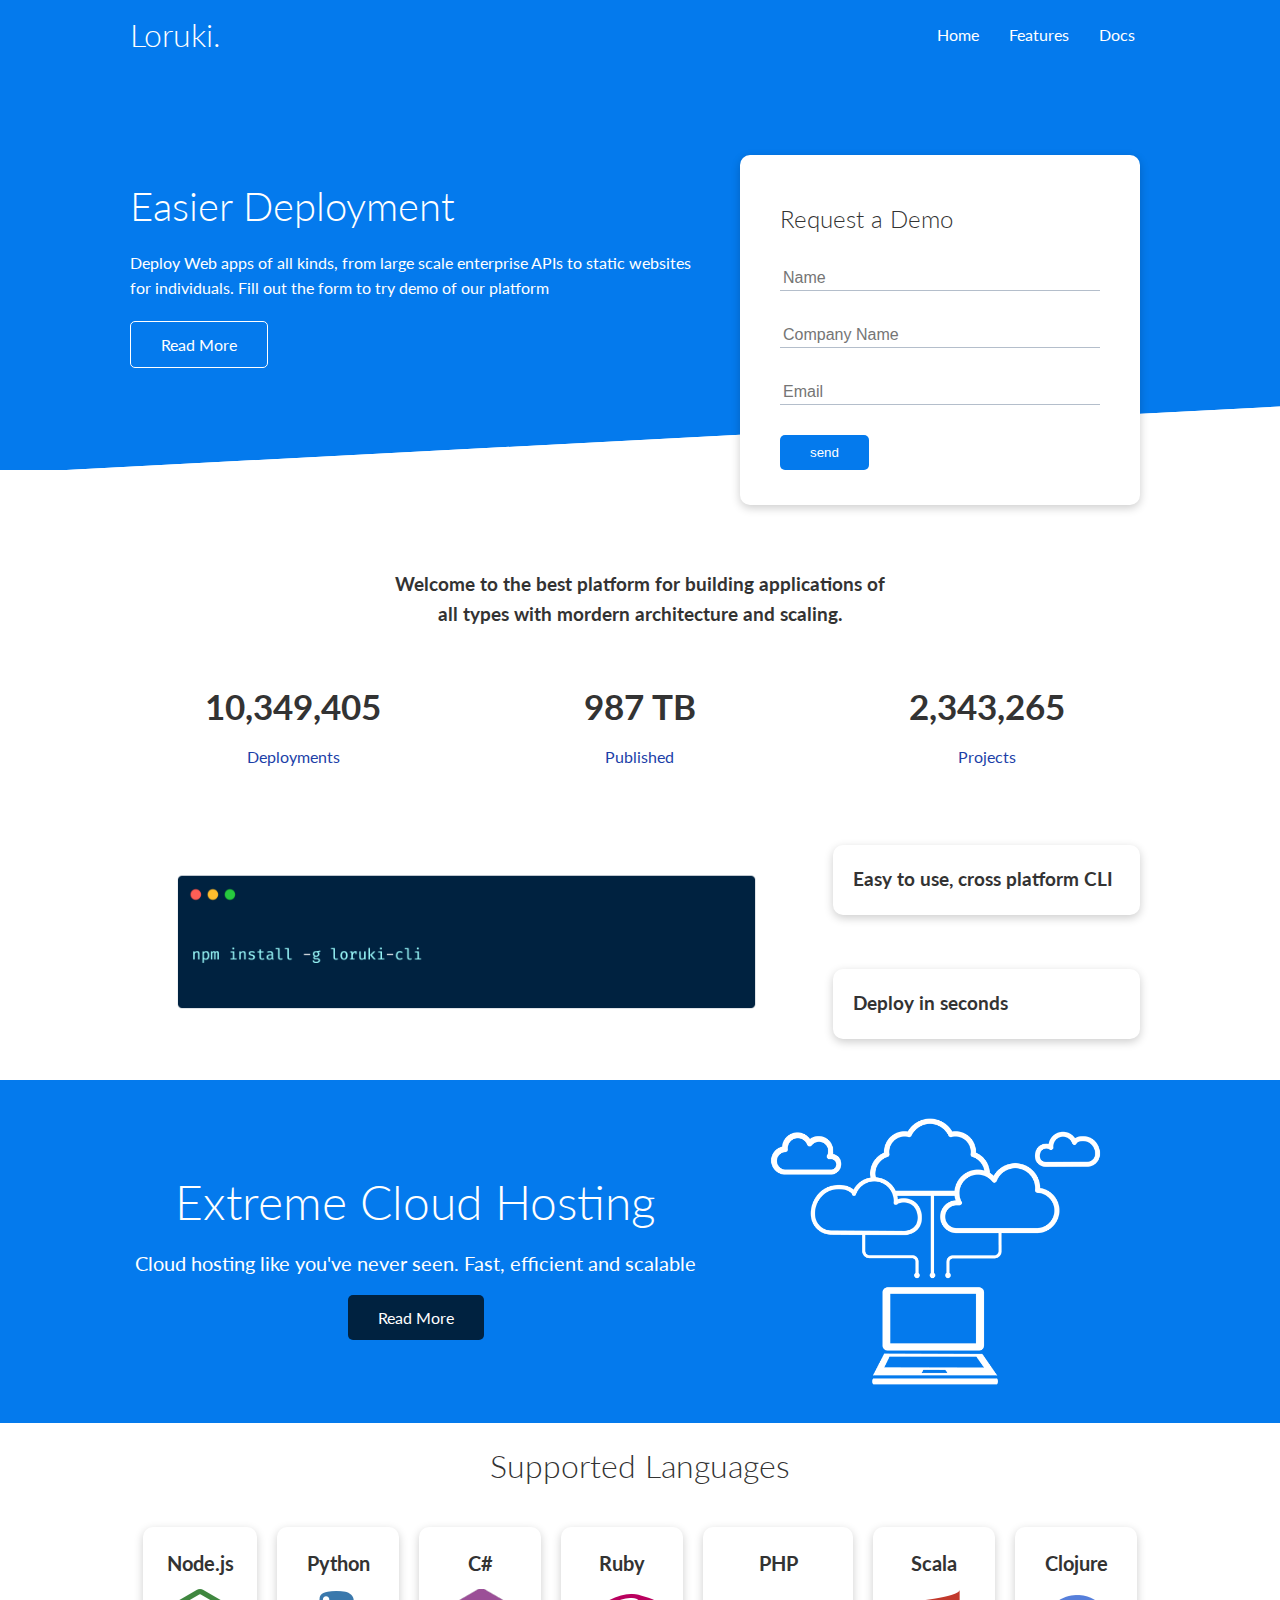
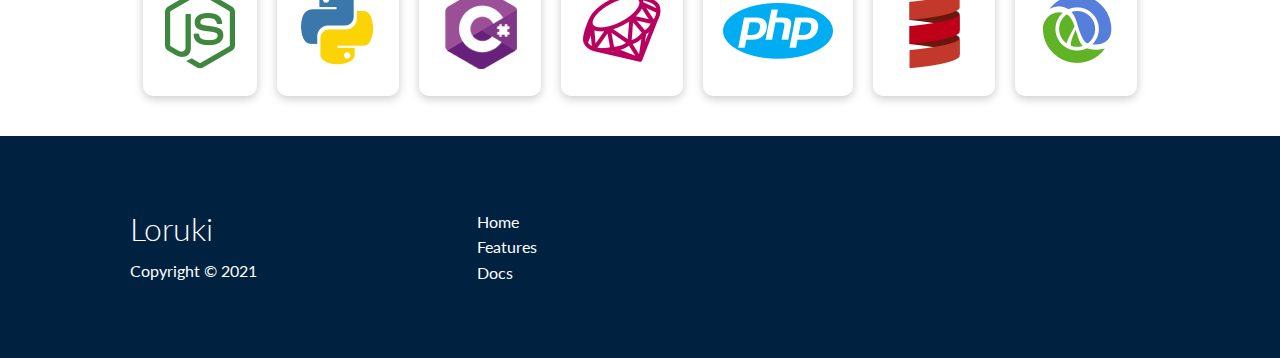
<file: index.html>
<!DOCTYPE html>
<html lang="en">
<head>
    <meta charset="UTF-8">
    <meta http-equiv="X-UA-Compatible" content="IE=edge">
    <meta name="viewport" content="width=device-width, initial-scale=1.0">
    <title>Loruki | Cloud Hosting For Everyone</title>
    <link rel="stylesheet" href="css/utilities.css"></link>
    <link rel="stylesheet" href="css/style.css"></link>
    <link rel="stylesheet" 
        href="https://cdnjs.cloudflare.com/ajax/libs/font-awesome/5.15.3/css/all.min.css" 
        integrity="sha512-iBBXm8fW90+nuLcSKlbmrPcLa0OT92xO1BIsZ+ywDWZCvqsWgccV3gFoRBv0z+8dLJgyAHIhR35VZc2oM/gI1w==" 
        crossorigin="anonymous" />
</head>
<body>
    <!-- Navbar -->
    <div class="navbar">
        <div class="container flex">
            <h1 class="logo">Loruki.</h1>
            <nav>
                <ul>
                    <li><a href="index.html">Home</a></li>
                    <li><a href="features.html">Features</a></li>
                    <li><a href="docs.html">Docs</a></li>
                </ul>
            </nav>
        </div>
    </div>

    <!-- Showcase -->
    <section class="showcase">
        <div class="container grid">
            <div class="showcase-text">
                <h1>Easier Deployment</h1>
                <p>Deploy Web apps of all kinds, from large scale enterprise APIs to static
                    websites for individuals. Fill out the form to try demo of our platform
                </p>
                <a href="features.html" class="btn btn-outline">Read More</a>
            </div>
            <div class="showcase-form card">
                <h2>Request a Demo</h2>
                <form>
                    <div class="form-control">
                        <input type="text" name="name" placeholder="Name" required>
                    </div>
                    <div class="form-control">
                        <input type="text" name="company" placeholder="Company Name" required>
                    </div>
                    <div class="form-control">
                        <input type="text" name="email" placeholder="Email" required>
                    </div>
                    <input type="submit" value="send" class="btn btn-primary">
                </form>
            </div>
        </div>
    </section>

    <!-- Stats -->
    <section class="stats">
        <div class="container">
            <h3 class="stats-heading text-center my-1">
                Welcome to the best platform for building applications of all types with 
                mordern architecture and scaling.
            </h3>

            <div class="grid grid-3 text-center my-4">
                <div>
                    <i class="fas fa-server fa-3x"></i>
                    <h3>10,349,405</h3>
                    <p class="text-secondary"> Deployments </p>
                </div>
                <div>
                    <i class="fas fa-upload fa-3x"></i>
                    <h3>987 TB</h3>
                    <p class="text-secondary"> Published </p>
                </div>
                <div>
                    <i class="fas fa-project-diagram fa-3x"></i>
                    <h3>2,343,265</h3>
                    <p class="text-secondary"> Projects </p>
                </div>
            </div>
        </div>
    </section>

    <!-- CLI -->
    <section class="cli">
        <div class="container grid">
            <img src="images/cli.png" alt="">
            <div class="card">
                <h3>Easy to use, cross platform CLI</h3>
            </div>
            <div class="card">
                <h3>Deploy in seconds</h3>
            </div>
        </div>
    </section>

    <!-- Cloud -->
    <section class="cloud bg-primary my-2 py-2">
        <div class="container grid">
            <div class="text-center">
                <h2 class="lg">Extreme Cloud Hosting</h2>
                <p class="lead my-1">Cloud hosting like you've
                    never seen. Fast, efficient and scalable
                </p>
                <a href="features.html" class="btn btn-dark">Read More</a>
            </div>
            <img src="images/cloud.png" alt="">
        </div>
    </section>

    <!-- languages -->
    <section class="languages">
        <h2 class="md text-center my-2">
            Supported Languages
        </h2>
        <div class="container flex">
            <div class="card">
                <h4>Node.js</h4>
                <img src="images/logos/node.png" alt="">
            </div>
            <div class="card">
                <h4>Python</h4>
                <img src="images/logos/python.png" alt="">
            </div>
            <div class="card">
                <h4>C#</h4>
                <img src="images/logos/csharp.png" alt="">
            </div>
            <div class="card">
                <h4>Ruby</h4>
                <img src="images/logos/ruby.png" alt="">
            </div>
            <div class="card">
                <h4>PHP</h4>
                <img src="images/logos/php.png" alt="">
            </div>
            <div class="card">
                <h4>Scala</h4>
                <img src="images/logos/scala.png" alt="">
            </div>
            <div class="card">
                <h4>Clojure</h4>
                <img src="images/logos/clojure.png" alt="">
            </div>
        </div>
    </section>

    <!-- footer --> 
    <footer class="footer bg-dark py-5">
        <div class="container grid grid-3">
            <div>
                <h1>Loruki</h1>
                <p>Copyright &copy; 2021</p>
            </div>
            <nav>
                <ul>
                    <li><a href="index.html">Home</a></li>
                    <li><a href="features.html">Features</a></li>
                    <li><a href="docs.html">Docs</a></li>
                </ul>
            </nav>
            <div class="social">
                <a href="#"><i class="fab fa-github fa-2x"></i></a>
                <a href="#"><i class="fab fa-facebook fa-2x"></i></a>
                <a href="#"><i class="fab fa-twitter fa-2x"></i></a>
                <a href="#"><i class="fab fa-instagram fa-2x"></i></a>
            </div>
        </div>
    </footer>
</body> 
</html>
</file>
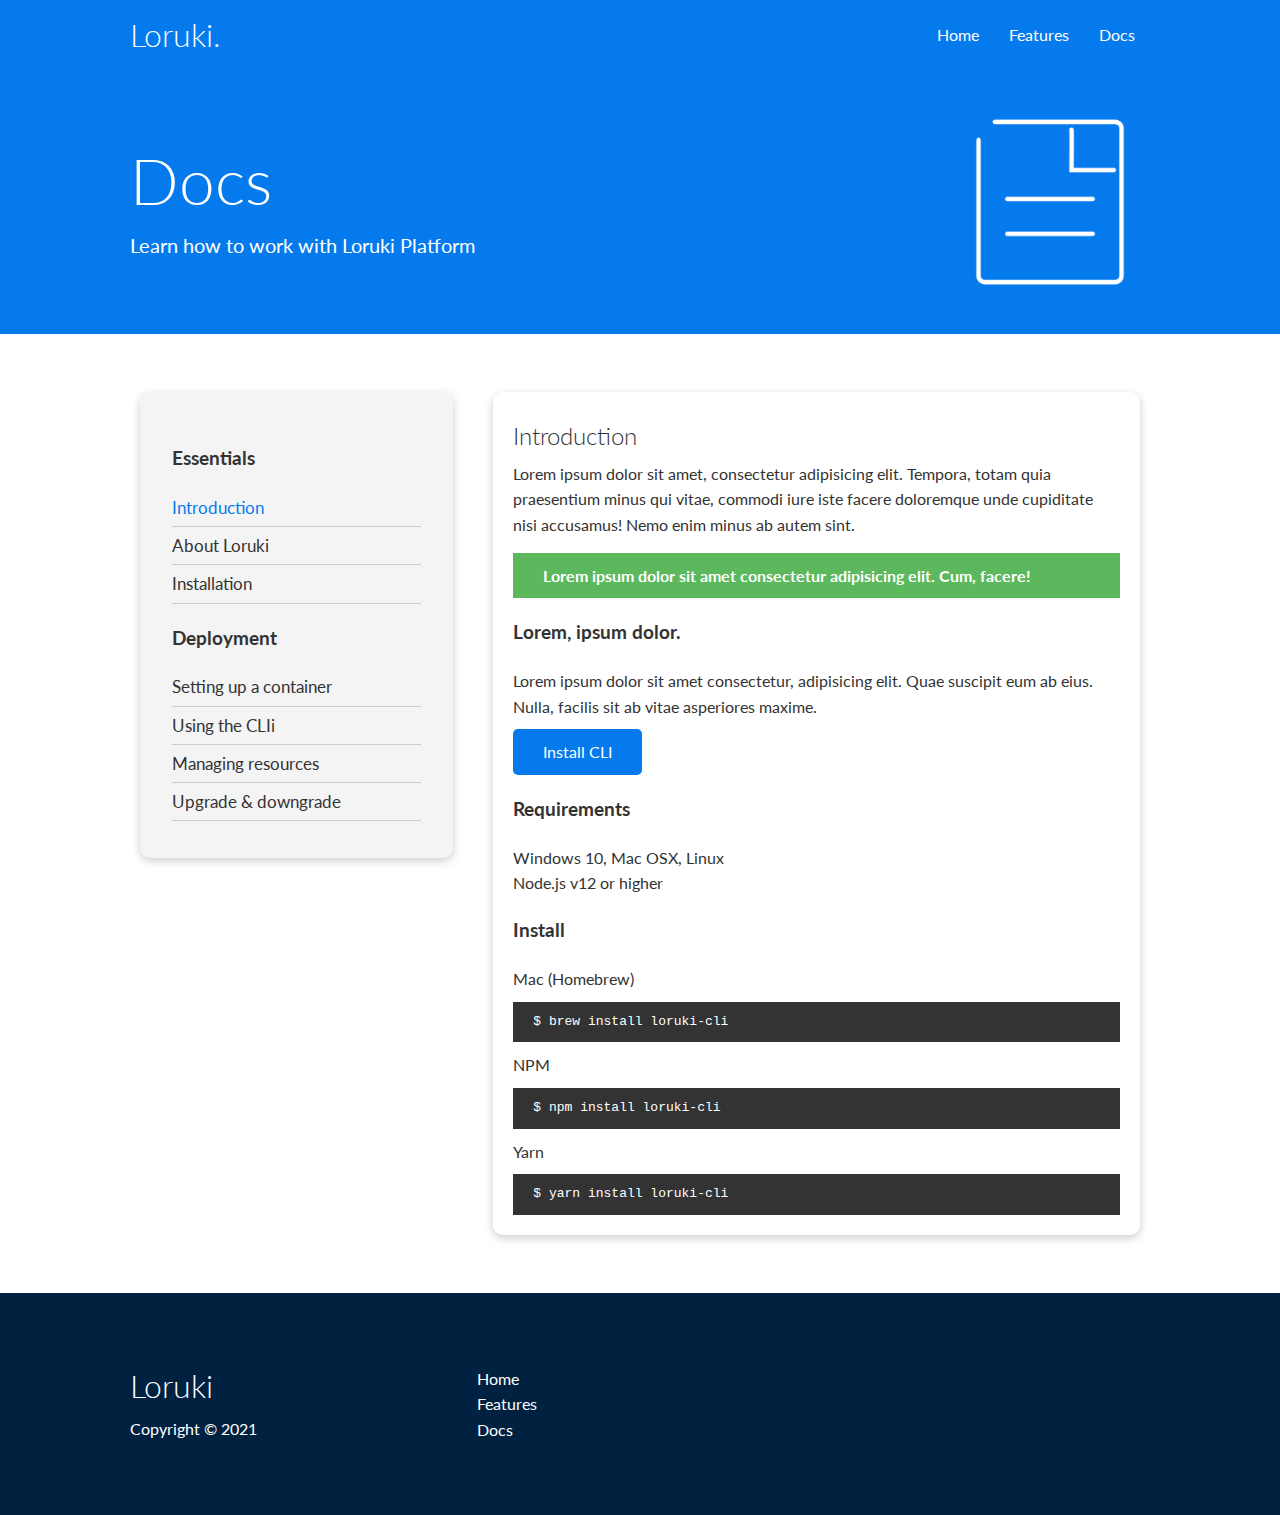
<file: docs.html>
<!DOCTYPE html>
<html lang="en">
<head>
    <meta charset="UTF-8">
    <meta http-equiv="X-UA-Compatible" content="IE=edge">
    <meta name="viewport" content="width=device-width, initial-scale=1.0">
    <title>Loruki | Cloud Hosting For Everyone</title>
    <link rel="stylesheet" href="css/utilities.css"></link>
    <link rel="stylesheet" href="css/style.css"></link>
    <link rel="stylesheet" 
        href="https://cdnjs.cloudflare.com/ajax/libs/font-awesome/5.15.3/css/all.min.css" 
        integrity="sha512-iBBXm8fW90+nuLcSKlbmrPcLa0OT92xO1BIsZ+ywDWZCvqsWgccV3gFoRBv0z+8dLJgyAHIhR35VZc2oM/gI1w==" 
        crossorigin="anonymous" />
</head>
<body>
    <!-- Navbar -->
    <div class="navbar">
        <div class="container flex">
            <h1 class="logo">Loruki.</h1>
            <nav>
                <ul>
                    <li><a href="index.html">Home</a></li>
                    <li><a href="features.html">Features</a></li>
                    <li><a href="docs.html">Docs</a></li>
                </ul>
            </nav>
        </div>
    </div>

    <!-- Head -->
    <section class="docs-head bg-primary py-3">
        <div class="container grid">
            <div>
                <h1 class="xl">Docs</h1>
                <p class="lead">
                    Learn how to work with Loruki Platform
                </p>
            </div>
            <img src="images/docs.png" alt="">
        </div>
    </section>

    <!-- Docs Main -->
    <section class="docs-main my-4">
        <div class="container grid">
            <div class="card bg-light p-3">
                <h3 class="my-2">
                    Essentials
                </h3>
                <nav>
                    <ul>
                        <li><a href="#" class="text-primary">Introduction</a></li>
                        <li><a href="#">About Loruki</a></li>
                        <li><a href="#">Installation</a></li>
                    </ul>
                </nav>
                <h3 class="my-2">
                    Deployment
                </h3>
                <nav>
                    <ul>
                        <li><a href="#">Setting up a container</a></li>
                        <li><a href="#">Using the CLIi</a></li>
                        <li><a href="#">Managing resources</a></li>
                        <li><a href="#">Upgrade & downgrade</a></li>
                    </ul>
                </nav>
            </div>
            <div class="card">
                <h2>Introduction</h2>

                <p>Lorem ipsum dolor sit amet, consectetur adipisicing elit. 
                    Tempora, totam quia praesentium minus qui vitae, 
                    commodi iure iste facere doloremque unde cupiditate 
                    nisi accusamus! Nemo enim minus ab autem sint.</p>

                <div class="alert alert-success">
                    <i class="fas fa-info"></i>
                    Lorem ipsum dolor sit amet consectetur adipisicing elit. Cum, facere!
                </div>

                <h3>Lorem, ipsum dolor.</h3>

                <p>Lorem ipsum dolor sit amet consectetur, adipisicing elit. Quae 
                    suscipit eum ab eius. Nulla, facilis sit ab vitae 
                    asperiores maxime.</p>
                <a href="" class="btn btn-primary"> Install CLI</a>

                <h3>Requirements</h3>
                <ul>
                    <li>Windows 10, Mac OSX, Linux</li>
                    <li>Node.js v12 or higher</li>
                </ul>

                <h3>Install</h3>
                <p>Mac (Homebrew)</p>
                <pre><code>$ brew install loruki-cli</code></pre>
                <p>NPM</p>
                <pre><code>$ npm install loruki-cli</code></pre>
                <p>Yarn</p>
                <pre><code>$ yarn install loruki-cli</code></pre>
            </div>
        </div>
    </section>

    <!-- footer --> 
    <footer class="footer bg-dark py-5">
        <div class="container grid grid-3">
            <div>
                <h1>Loruki</h1>
                <p>Copyright &copy; 2021</p>
            </div>
            <nav>
                <ul>
                    <li><a href="index.html">Home</a></li>
                    <li><a href="features.html">Features</a></li>
                    <li><a href="docs.html">Docs</a></li>
                </ul>
            </nav>
            <div class="social">
                <a href="#"><i class="fab fa-github fa-2x"></i></a>
                <a href="#"><i class="fab fa-facebook fa-2x"></i></a>
                <a href="#"><i class="fab fa-twitter fa-2x"></i></a>
                <a href="#"><i class="fab fa-instagram fa-2x"></i></a>
            </div>
        </div>
    </footer>
</body> 
</html>
</file>
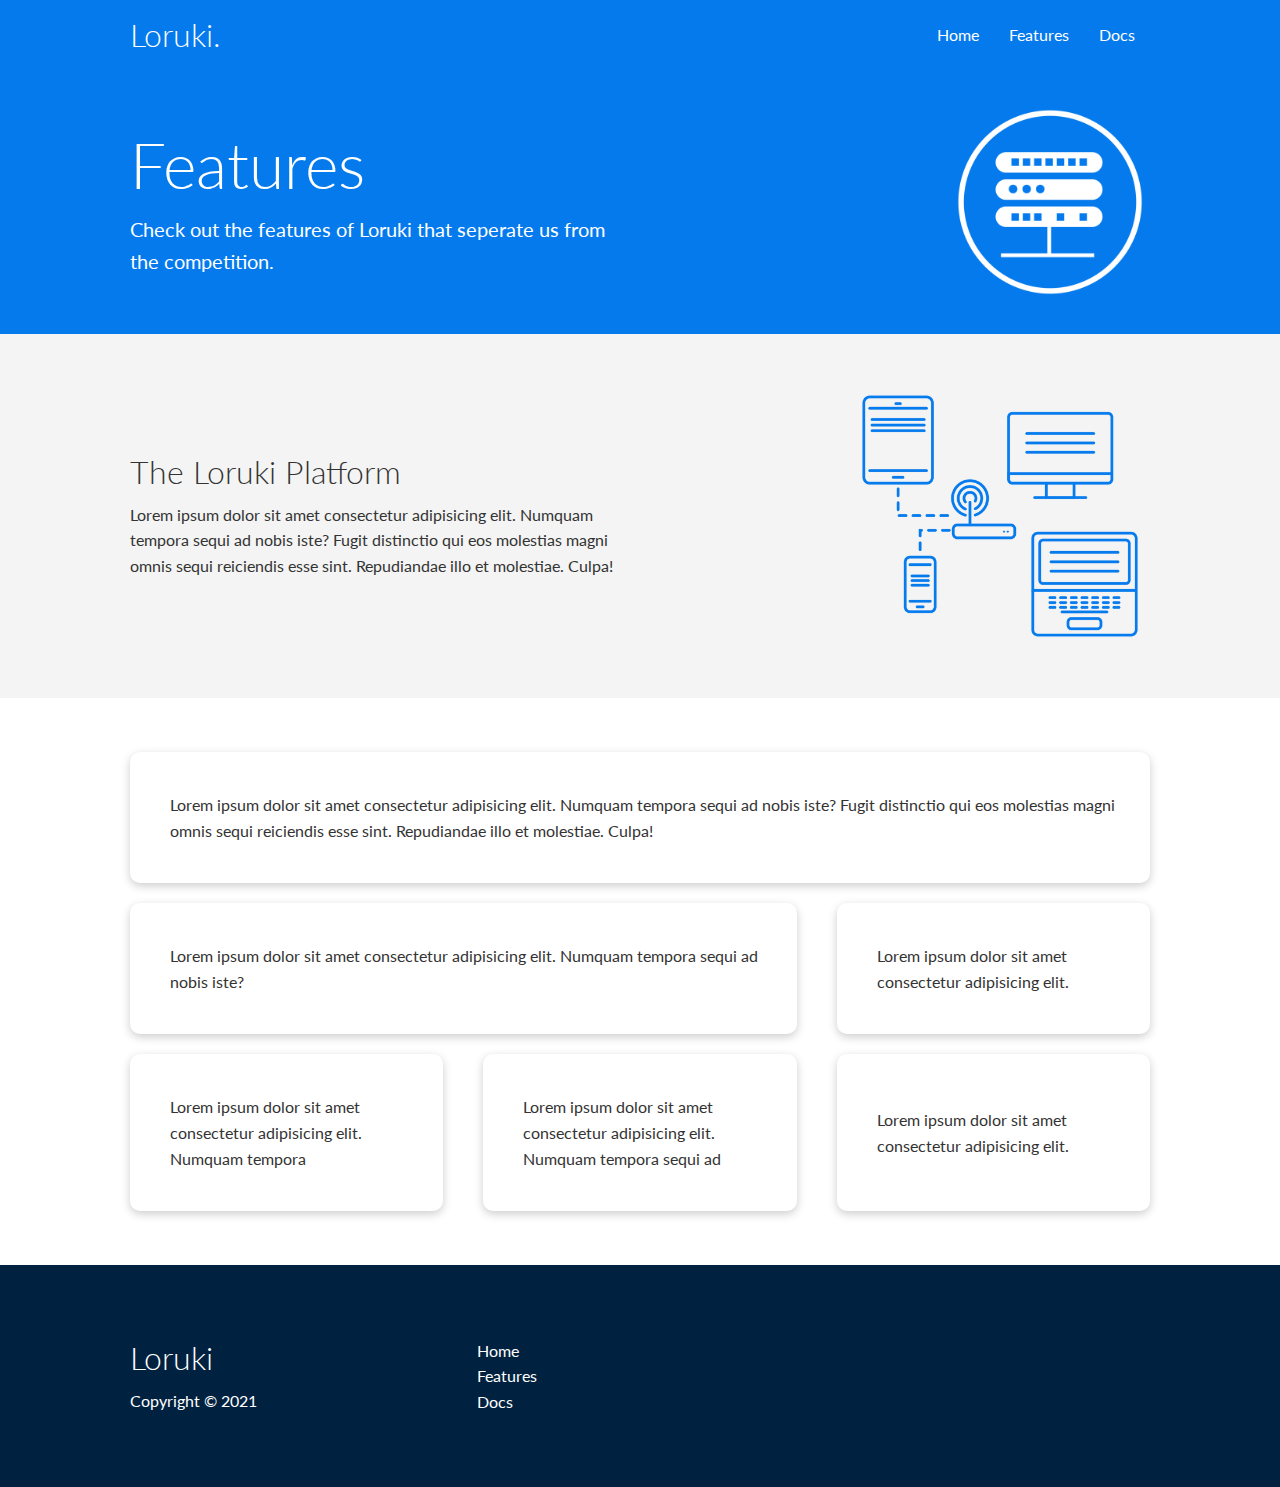
<file: features.html>
<!DOCTYPE html>
<html lang="en">
<head>
    <meta charset="UTF-8">
    <meta http-equiv="X-UA-Compatible" content="IE=edge">
    <meta name="viewport" content="width=device-width, initial-scale=1.0">
    <title>Loruki | Cloud Hosting For Everyone</title>
    <link rel="stylesheet" href="css/utilities.css"></link>
    <link rel="stylesheet" href="css/style.css"></link>
    <link rel="stylesheet" 
        href="https://cdnjs.cloudflare.com/ajax/libs/font-awesome/5.15.3/css/all.min.css" 
        integrity="sha512-iBBXm8fW90+nuLcSKlbmrPcLa0OT92xO1BIsZ+ywDWZCvqsWgccV3gFoRBv0z+8dLJgyAHIhR35VZc2oM/gI1w==" 
        crossorigin="anonymous" />
</head>
<body>
    <!-- Navbar -->
    <div class="navbar">
        <div class="container flex">
            <h1 class="logo">Loruki.</h1>
            <nav>
                <ul>
                    <li><a href="index.html">Home</a></li>
                    <li><a href="features.html">Features</a></li>
                    <li><a href="docs.html">Docs</a></li>
                </ul>
            </nav>
        </div>
    </div>

    <!-- Head -->
    <section class="features-head bg-primary py-3">
        <div class="container grid">
            <div>
                <h1 class="xl">Features</h1>
                <p class="lead">
                    Check out the features of Loruki that seperate us from the competition.
                </p>
            </div>
            <img src="images/server.png" alt="">
        </div>
    </section>

    <!-- Sub Head -->
    <section class="features-sub-head bg-light py-3">
        <div class="container grid">
            <div>
                <h1 class="md">The Loruki Platform</h1>
                <p>
                    Lorem ipsum dolor sit amet consectetur adipisicing elit. Numquam 
                    tempora sequi ad nobis iste? Fugit distinctio qui eos molestias 
                    magni omnis sequi reiciendis esse sint. Repudiandae illo et 
                    molestiae. Culpa!
                </p>
            </div>
            <img src="images/server2.png" alt="">
        </div>
    </section>

    <!-- features-main -->
    <section class="features-main my-2">
        <div class="container grid grid-3">
            <div class="card flex">
                <i class="fas fa-server fa-3x"></i>
                <p>
                    Lorem ipsum dolor sit amet consectetur adipisicing elit. Numquam 
                    tempora sequi ad nobis iste? Fugit distinctio qui eos molestias 
                    magni omnis sequi reiciendis esse sint. Repudiandae illo et 
                    molestiae. Culpa!
                </p>
            </div>
            <div class="card flex">
                <i class="fas fa-server fa-3x"></i>
                <p>
                    Lorem ipsum dolor sit amet consectetur adipisicing elit. Numquam 
                    tempora sequi ad nobis iste?
                </p>
            </div>
            <div class="card flex">
                <i class="fas fa-server fa-3x"></i>
                <p>
                    Lorem ipsum dolor sit amet consectetur adipisicing elit. 
                </p>
            </div>
            <div class="card flex">
                <i class="fas fa-server fa-3x"></i>
                <p>
                    Lorem ipsum dolor sit amet consectetur adipisicing elit. Numquam 
                    tempora 
                </p>
            </div>
            <div class="card flex">
                <i class="fas fa-server fa-3x"></i>
                <p>
                    Lorem ipsum dolor sit amet consectetur adipisicing elit. Numquam 
                    tempora sequi ad 
                </p>
            </div>
            <div class="card flex">
                <i class="fas fa-server fa-3x"></i>
                <p>
                    Lorem ipsum dolor sit amet consectetur adipisicing elit. 
                </p>
            </div>
        </div>
    </section>

    <!-- footer --> 
    <footer class="footer bg-dark py-5">
        <div class="container grid grid-3">
            <div>
                <h1>Loruki</h1>
                <p>Copyright &copy; 2021</p>
            </div>
            <nav>
                <ul>
                    <li><a href="index.html">Home</a></li>
                    <li><a href="features.html">Features</a></li>
                    <li><a href="docs.html">Docs</a></li>
                </ul>
            </nav>
            <div class="social">
                <a href="#"><i class="fab fa-github fa-2x"></i></a>
                <a href="#"><i class="fab fa-facebook fa-2x"></i></a>
                <a href="#"><i class="fab fa-twitter fa-2x"></i></a>
                <a href="#"><i class="fab fa-instagram fa-2x"></i></a>
            </div>
        </div>
    </footer>
</body> 
</html>
</file>
<file: css/utilities.css>
/* Utilities */
.container {
    max-width: 1100px;
    margin: 0 auto;
    overflow: auto;
    padding: 0 40px;
}

.card {
    background-color: #fff;
    border-radius: 10px;
    box-shadow: 0 3px 10px rgba(0,0,0,0.2);
    padding: 20px;
    margin: 10px;
    color: #333;
}

.btn {
    display: inline-block;
    padding: 10px 30px;
    cursor: pointer;
    background: var(--primary-color);
    color: #fff;
    border: none;
    border-radius: 5px;
}

.btn:hover {
    transform: scale(0.98);
}

.btn-outline {
    background-color: transparent;
    border: 1px #fff solid;
}

/* Backgrounds & colored buttons */
.bg-primary, 
.btn-primary {
    background-color: var(--primary-color);
    color: #fff;
}
.bg-secondary, 
.btn-secondary {
    background-color: var(--secondary-color);
    color: #fff;
}
.bg-dark, 
.btn-dark {
    background-color: var(--dark-color);
    color: #fff;
}
.bg-light, 
.btn-light {
    background-color: var(--light-color);
    color: #333;
}

.bg-primary a, 
.btn-primary a,
.bg-secondary a, 
.btn-secondary a,
.bg-dark a, 
.btn-dark a
{
    color: #fff;
}

/* text-colors */
.text-primary{
    color: var(--primary-color);
}
.text-secondary{
    color: var(--secondary-color);
}
.text-dark {
    color: var(--dark-color);
}
.text-light {
    color: var(--light-color);
}

/* text sizes */
.lead {
    font-size: 20px;
}

.sm {
    font-size: 1rem;
}

.md {
    font-size: 2rem;
}

.lg {
    font-size: 3rem;
}

.xl {
    font-size: 4rem;
}

.text-center {
    text-align: center;
}

/* Alert */
.alert {
    background-color: var(--light-color);
    padding: 10px 20px;
    font-weight: bold;
    margin: 15px 0;
}

.alert i {
    margin-right: 10px;
}

.alert-success {
    background-color: var(--success-color);
    color: #fff;
}

.alert-error {
    background-color: var(--error-color);
    color: #fff;
}

.flex {
    display: flex;
    justify-content: center;
    align-items: center;
    height: 100%;
}

.grid {
    display: grid;
    grid-template-columns: repeat(2, 1fr);
    gap: 20px;
    justify-content: center;
    align-items: center;
    height: 100%;
}

.grid-3 {
    grid-template-columns: repeat(3, 1fr);
}

/* margin */
.my-1 {
    margin: 1rem 0;
}

.my-2 {
    margin: 1.5rem 0;
}
.my-3 {
    margin: 2rem 0;
}
.my-4 {
    margin: 3rem 0;
}
.my-5 {
    margin: 4rem 0;
}
.m-1 {
    margin: 1rem 0;
}

.m-2 {
    margin: 1.5rem;
}
.m-3 {
    margin: 2rem;
}
.m-4 {
    margin: 3rem;
}
.m-5 {
    margin: 4rem;
}
/* Padding */
.py-1 {
    padding: 1rem 0;
}

.py-2 {
    padding: 1.5rem 0;
}
.py-3 {
    padding: 2rem 0;
}
.py-4 {
    padding: 3rem 0;
}
.py-5 {
    padding: 4rem 0;
}
.p-1 {
    padding: 1rem 0;
}

.p-2 {
    padding: 1.5rem;
}
.p-3 {
    padding: 2rem;
}
.p-4 {
    padding: 3rem;
}
.p-5 {
    padding: 4rem;
}
</file>
<file: css/style.css>
@import url('https://fonts.googleapis.com/css2?family=Lato:wght@300&display=swap');

:root {
    --primary-color : #047aed;
    --secondary-color : #1c3fa8;
    --dark-color : #002240;
    --light-color : #f4f4f4;
    --success-color : #5cb85c;
    --error-color : #d9534f;
}

* {
    box-sizing: border-box;
    padding: 0;
    margin: 0;
}

body {
    font-family: 'Lato', sans-serif;
    color: #333;
    line-height: 1.6;
}

ul {
    list-style-type: none;
}

a {
    text-decoration: none;
    color: #333;
}

h1,
h2 {
    font-weight: 300;
    line-height: 1.2;
    margin: 10px 0;
}

p {
    margin: 10px 0;
}

img {
    width: 100%;
}

code, pre {
    background-color: #333;
    color: #fff;
    padding: 10px;
}

/* Navbar */
.navbar {
    background-color: var(--primary-color);
    color: #fff;
    height: 70px;
}

.navbar ul {
    display: flex;
}

.navbar a {
    color: #fff;
    padding: 10px;
    margin: 0 5px;
}

.navbar a:hover {
    border-bottom: 2px #fff solid;
}

.navbar .flex {
    justify-content: space-between;
}
/* Showcase */
.showcase {
    height: 400px;
    background-color: var(--primary-color);
    color: #fff;
    position: relative;
}

.showcase h1 {
    font-size: 40px;
}

.showcase p {
    margin: 20px 0;
}

.showcase .grid {
    grid-template-columns: minmax(200px, 55%) 1fr;
    gap: 30px;
    overflow: visible;
}

.showcase-text {
    animation: slideInFromLeft 1s ease-in ;
}

.showcase-form {
    position: relative;
    top: 60px;
    height: 350px;
    width: 400px;
    padding: 40px;
    z-index: 100;
    justify-self: flex-end;
    animation: slideInFromRight 1s ease-in ;
}

.showcase-form .form-control {
    margin: 30px 0;
}

.showcase-form input[type='text'], 
.showcase-form input[type='email'] {
    border: 0;
    border-bottom: 1px solid #b4becb;
    width: 100%;
    padding: 3px;
    font-size: 16px;
} 

.showcase-form input:focus{
    outline: none;
}

.showcase::before, 
.showcase::after {
    content: '';
    position: absolute;
    height: 100px;
    bottom: -70px;
    right : 0;
    left : 0;
    background-color: #fff;
    transform: skewY(-3deg);
    -webkit-transform: skewY(-3deg);
    -moz-transform: skewY(-3deg);
    -ms-transform: skewY(-3deg);
}

/* Stats */
.stats {
    padding-top: 100px;
    animation: slideInFromBottom 1s ease-in ;
}

.stats-heading {
    max-width: 500px;
    margin: auto;
}

.stats .grid h3 {
    font-size: 35px;
}

.stat .grid p {
    font-size: 20px;
    font-weight: bold;
}

/* CLI */
.cli .grid {
    grid-template-columns: repeat(3, 1fr);
    grid-template-rows: repeat(2, 1fr);
}

.cli .grid > *:first-child {
    grid-column: 1 / span 2;
    grid-row: 1 / span 2;
}

/* cloud */
.cloud .grid {
    grid-template-columns: 4fr 3fr;
}

/* languages */
.languages .flex {
    flex-wrap: wrap;
}

.languages .card{
    text-align: center;
    margin: 18px 10px 40px;
    transition: transform 0.2s ease-in;
}

.languages .card h4 {
    font-size: 20px;
    margin-bottom: 10px;
}

.languages .card:hover {
    transform: translateY(-15px);
}

/* features */
.features-head img,
.docs-head img {
    width: 200px;
    justify-self: flex-end;
}

.features-sub-head img {
    width: 300px;
    justify-self: flex-end;
}

.features-main .card > i{
    margin-right: 20px;
}

.features-main .grid {
    padding: 30px;
}

.features-main .grid > *:first-child {
    grid-column: 1 / span 3;
}

.features-main .grid > *:nth-child(2) {
    grid-column: 1 / span 2;
}

/* docs */
.docs-main h3 {
    margin: 20px 0;
}

.docs-main .grid{
    grid-template-columns: 1fr 2fr;
    align-items: flex-start;
}

.docs-main nav li {
    font-size: 17px;
    padding-bottom: 5px;
    margin-bottom: 5px;
    border-bottom: 1px #ccc solid;
}

.docs-main a:hover {
    font-weight: bold;
}


/* footer */ 
.footer .social a {
    margin: 0 10px;
}

/* Animations */
@keyframes slideInFromLeft {
    0% {
        transform: translateX(-100%);
    }
    100% {
        transform: translateX(0);
    }
}
@keyframes slideInFromRight {
    0% {
        transform: translateX(100%);
    }
    100% {
        transform: translateX(0);
    }
}
@keyframes slideInFromTop {
    0% {
        transform: translateY(-100%);
    }
    100% {
        transform: translateY(0);
    }
}
@keyframes slideInFromBottom {
    0% {
        transform: translateY(100%);
    }
    100% {
        transform: translateY(0);
    }
}

/* tablets */
@media (max-width: 680px){
    .grid,
    .showcase .grid,
    .stats .grid,
    .cli .grid,
    .cloud .grid,
    .features-main .grid,
    .docs-main .grid {
        grid-template-columns: 1fr;
        grid-template-rows: 1fr;
    }

    .showcase {
        height: auto;
    }

    .showcase-text {
        text-align: center;
        margin-top: 40px;
        animation: slideInFromTop 1s ease-in ;
    }

    .showcase-form {
        justify-self: center;
        margin: auto;
        animation: slideInFromBottom 1s ease-in ;
    }

    .cli .grid > *:first-child {
        grid-column: 1;
        grid-row: 1;
    }

    .features-head,
    .features-sub-head,
    .docs-head {
        text-align: center;
    }

    .features-head img,
    .features-sub-head img,
    .docs-head img{
        justify-self: center;
    }

    .features-main .grid > *:first-child,
    .features-main .grid > *:nth-child(2) {
        grid-column: 1;
    }
}

/* mobile */
@media (max-width: 500px) {
    .navbar {
        height : 110px;
    }

    .navbar .flex {
        flex-direction: column;
    }

    .navbar ul {
        padding: 10px;
        background-color: rgba(0,0,0,0.1);
    }
}
</file>
